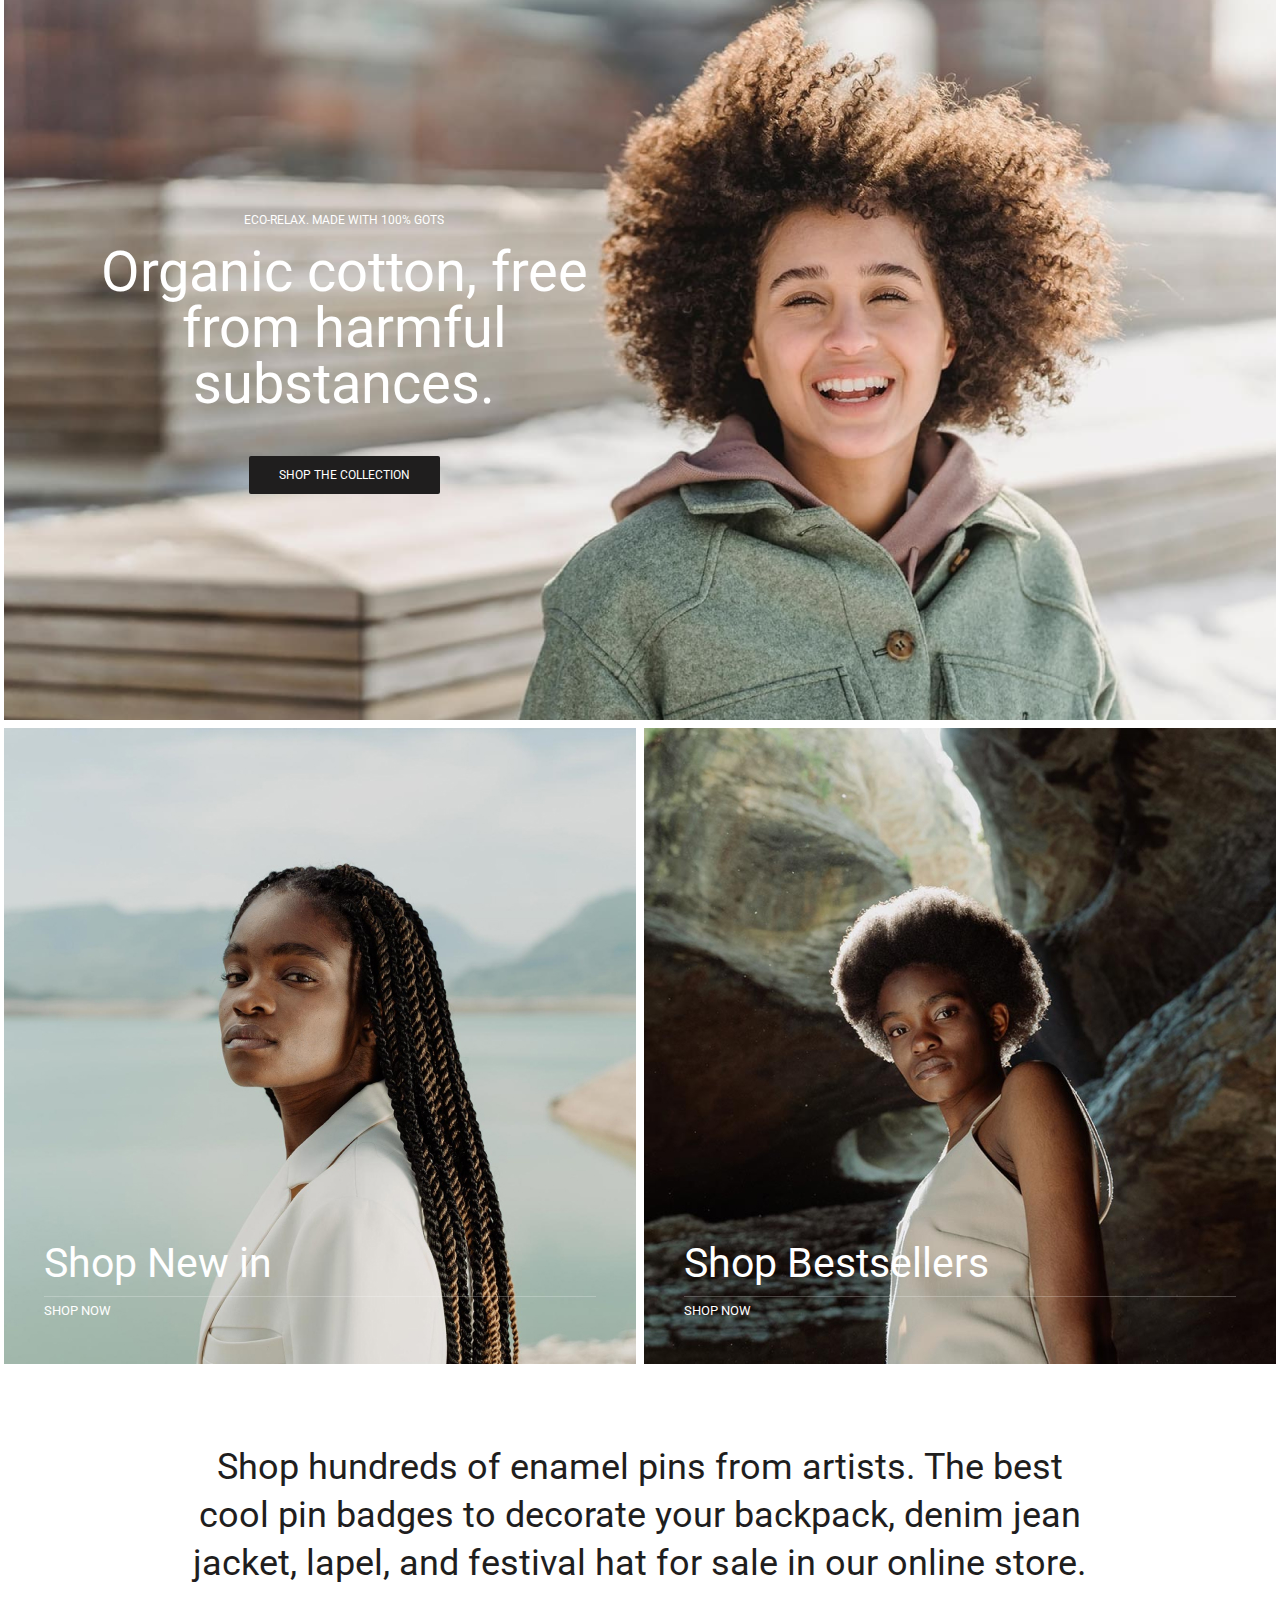
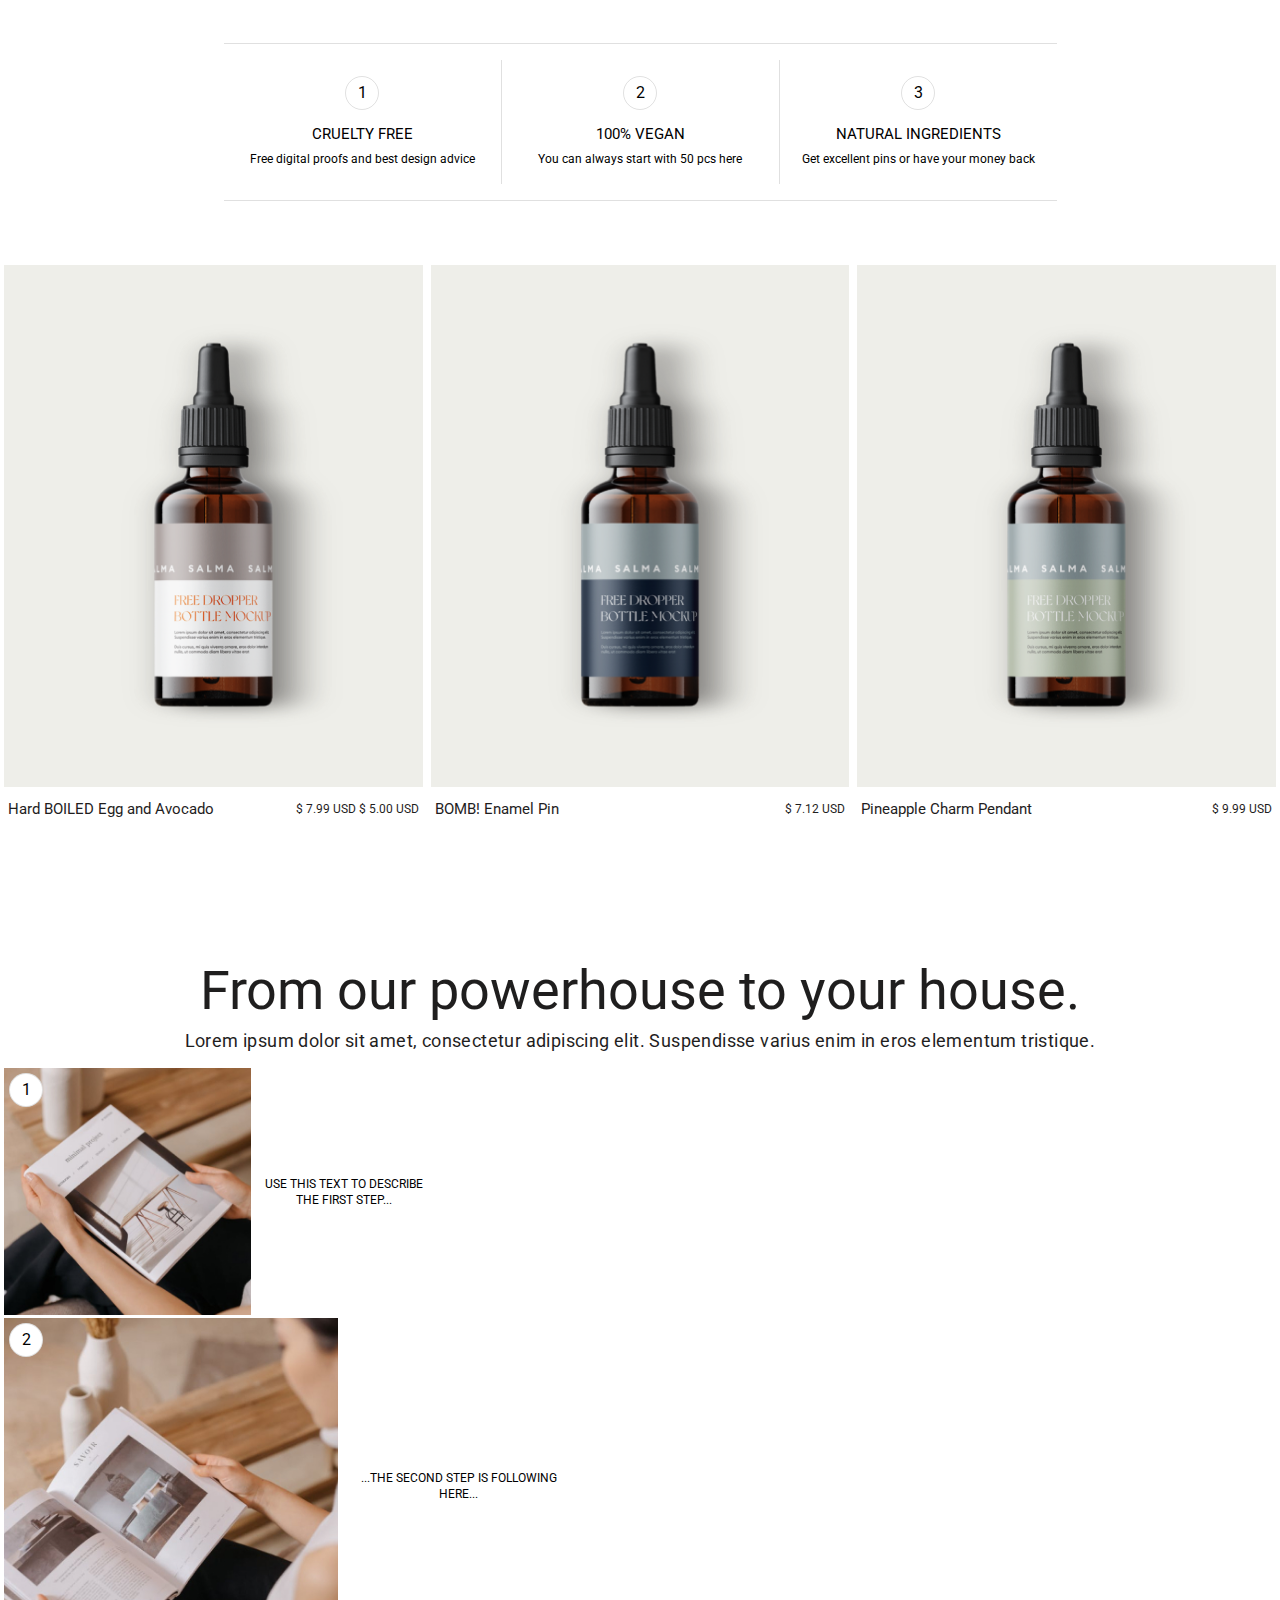
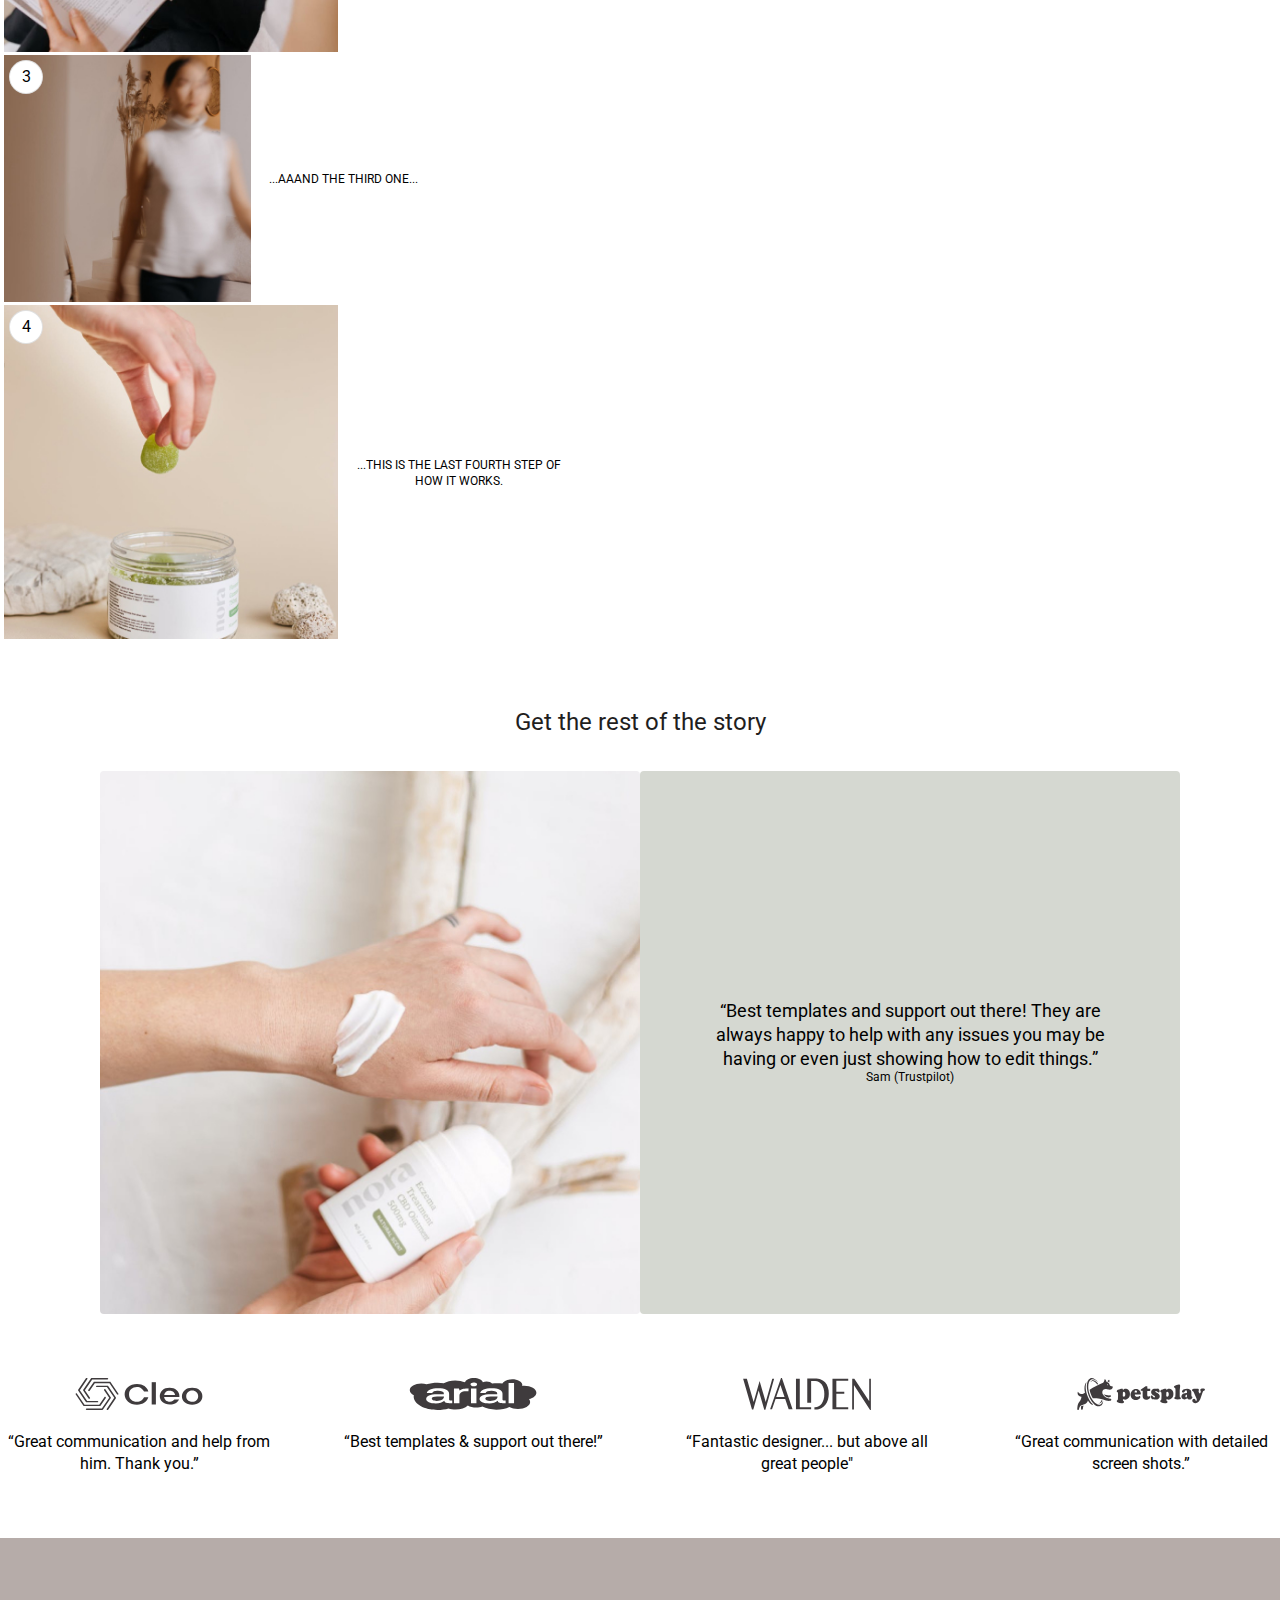
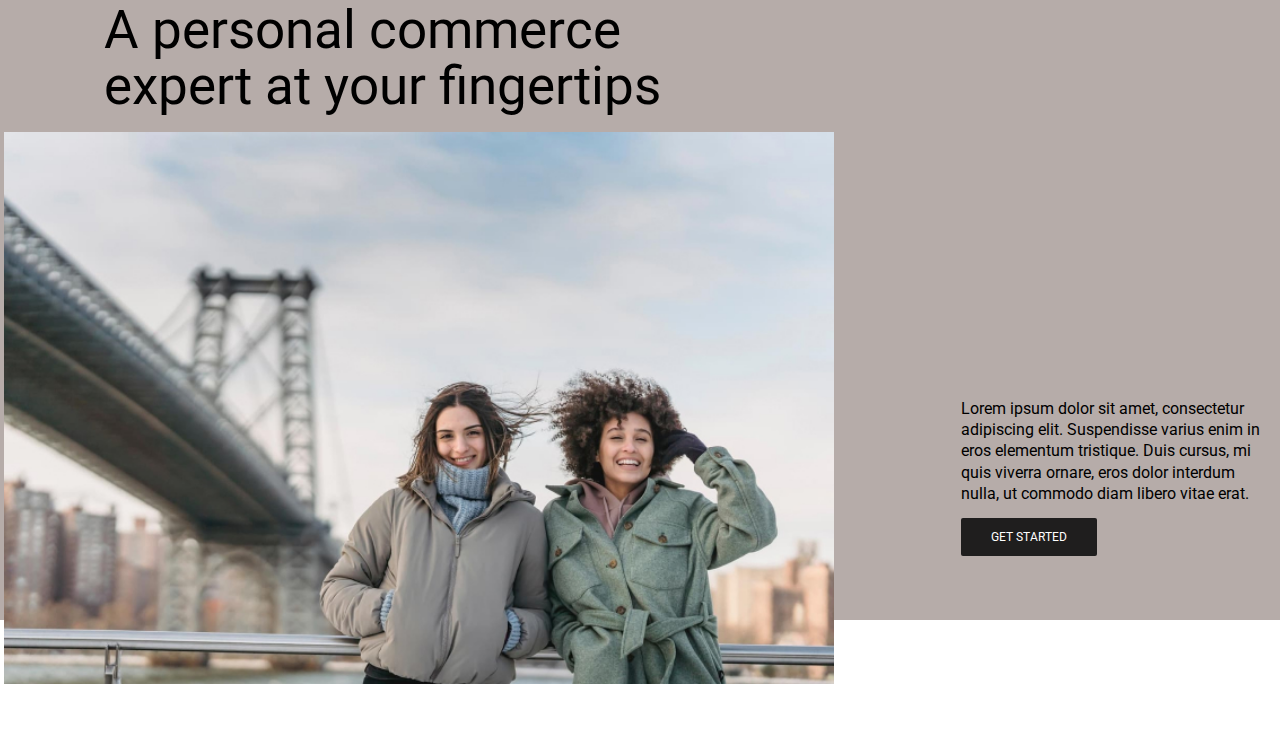
<file: html/index.html>
<!DOCTYPE html>
<html lang="en">
<head>
    <meta charset="UTF-8">
    <meta http-equiv="X-UA-Compatible" content="IE=edge">
    <meta name="viewport" content="width=device-width, initial-scale=1.0">
    <link rel="preconnect" href="https://fonts.googleapis.com">
    <link rel="preconnect" href="https://fonts.gstatic.com" crossorigin>
    <link href="https://fonts.googleapis.com/css2?family=Roboto&display=swap" rel="stylesheet">
    <link rel="stylesheet" href="../css/reset.css">
    <link rel="stylesheet" href="../css/style.css">
    <title>Salma</title>
</head>
<body>
    <div class="wrapper">
        <div class="category-card m-b-8" style="background-image: url(../img/organic-cotton-bg.png);">
            <div class="category-card__text">
                <p>Eco-Relax. Made with 100% GOTS</p>
                <h2>Organic cotton, free from harmful substances.</h2>
                <a href="#" class="button">Shop the Collection</a>
            </div>
        </div>
        <div class="row m-b-64">
            <div class="col col-desktop-1-2 m-b-8">
                <a href="#">
                    <div class="category-card category-card__small" style="background-image: url(../img/shop-new-bg.jpg);">
                        <div class="category-card__text-small">
                            <h2>Shop New in</h2>
                            <span class="category-card__more">Shop now</span>
                        </div>
                    </div>
                </a>
            </div>
            <div class="col col-desktop-1-2 m-b-8">
                <a href="#">
                    <div class="category-card category-card__small"
                        style="background-image: url(../img/shop-bestsellers-bg.jpg);">
                        <div class="category-card__text-small">
                            <h2>Shop Bestsellers</h2>
                            <span class="category-card__more">Shop now</span>
                        </div>
                    </div>
                </a>
            </div>
        </div>
        <div class="page-title">
            <h2>Shop hundreds of enamel pins from artists. The best cool pin badges to decorate your backpack, denim jean
                jacket, lapel, and festival hat for sale in our online store.</h2>
        </div>
        <ul class="benefits-list m-b-64">
            <li>
                <div class="benefits__title">Cruelty Free</div>
                <div class="benefits__subtitle"> Free digital proofs and best design advice</div>
            </li>
            <li>
                <div class="benefits__title">100% Vegan</div>
                <div class="benefits__subtitle">You can always start with 50 pcs here</div>
            </li>
            <li>
                <div class="benefits__title">Natural Ingredients</div>
                <div class="benefits__subtitle">Get excellent pins or have your money back</div>
            </li>
        </ul>
        <div class="row m-b-128">
        <div class="col col-desktop-1-2"> 
            <a href="#" class="product-card">
                <div class="product-card__img">
                    <a href="#"><img src="../img/product-card-1.png" alt="#"></a>
                </div>
                <div class="product-card__title">
                    <span class="product-card__name"> Hard BOILED Egg and Avocado</span>
                    <span class="product-card__price">$ 7.99 USD $ 5.00 USD</span>
                </div>
            </a>
        </a>
        </div>
        <div class="col col-desktop-1-2">
            <a href="#" class="product-card">
                <div class="product-card__img">
                    <img src="../img/product-card-2.png" alt="#">
                </div>
                <div class="product-card__title">
                    <span class="product-card__name">BOMB! Enamel Pin</span>
                    <span class="product-card__price"> $ 7.12 USD</span>
                </div>
            </a>
        </div>
        <div class="col col-desktop-1-2">
            <a href="#" class="product-card">
                <div class="product-card__img">
                    <img src="../img/product-card-3.png" alt="#">
                </div>
                <div class="product-card__title">
                    <span class="product-card__name">Pineapple Charm Pendant</span>
                    <span class="product-card__price">$ 9.99 USD</span>
                </div>
            </a>
        </div>
    </div>
        <div class="steps">
            <div class="steps-title">
                <h3>From our powerhouse to your house.</h3>
                <p>Lorem ipsum dolor sit amet, consectetur adipiscing elit. Suspendisse varius enim in eros elementum
                    tristique.</p>
            </div>
            <div class="steps-card">
                <div class="steps-card__img"><img src="../img/step-1.jpg" alt="#"></div>
                <div class="steps-card__text">
                    <p>Use this text to describe the first step...</p>
                </div>
            </div>
            <div class="steps-card step__card-small">
                <div class="steps-card__img"><img src="../img/step-2.jpg" alt="#"></div>
                <div class="steps-card__text">
                    <p>...the second step is following here...</p>
                </div>
            </div>
            <div class="steps-card">
                <div class="steps-card__img"><img src="../img/step-3.jpg" alt="#"></div>
                <div class="steps-card__text">
                    <p>...aaand the third one...</p>
                </div>
            </div>
            <div class="steps-card m-b-64">
                <div class="steps-card__img"><img src="../img/step-4.jpg" alt="#"></div>
                <div class="steps-card__text">
                    <p>...This is the last fourth step of how it works.</p>
                </div>
            </div>
        </div>
    
        <div class="page-subtitle m-b-32">
            <h3>Get the rest of the story</h3>
        </div>
        
        <div class="feedback m-b-64">
            <div class="feedback__img">
                <img src="../img/slide.jpg" alt="#">
            </div>
                <div class="feedback__text">
                <h3>“Best templates and support out there! They are always happy to help with any issues you may be having or even just showing how to edit things.”</h3>
                <p>Sam (Trustpilot)</p>
            </div>
        </div>
    <div class="row">
        <div class="col col-bradn col-desktop-1-4">
            <div class="brands-feedback m-b-16">
                <img class="brands-feedback__img" src="../img/brand-1.svg" alt="#">
                <p class="brand__title">“Great communication and help from him. Thank you.”</p>
            </div>
        </div>
        <div class="col col-bradn col-desktop-1-4">
            <div class="brands-feedback m-b-16">
                <img class="brands-feedback__img" src="../img/brand-2.svg" alt="#">
                <p class="brand__title">“Best templates & support out there!”</p>
            </div>
        </div>
        <div class="col col-bradn col-desktop-1-4">
            <div class="brands-feedback m-b-16">
                <img class="brands-feedback__img" src="../img/brand-3.svg" alt="#">
                <p class="brand__title">“Fantastic designer... but above all great people"</p>
            </div>
        </div>
        <div class="col col-bradn col-desktop-1-4">
            <div class="brands-feedback m-b-64">
                <img class="brands-feedback__img" src="../img/brand-4.svg" alt="#">
                <p class="brand__title">“Great communication with detailed screen shots.”</p>
            </div>
        </div>
    </div>
</div>
<div class="start-cooperation-bg">
    <div class="wrapper">
        <div class="start-cooperation__title">
            <h2>A personal commerce expert at your fingertips</h2>
        </div>
        <div class="start-cooperation">
            <img src="../img/start-cooperation.jpg" alt="#">
            <div class="start-cooperation__info">
                <p>Lorem ipsum dolor sit amet, consectetur adipiscing elit. Suspendisse varius enim in eros elementum
                    tristique.
                    Duis cursus, mi quis viverra ornare, eros dolor interdum nulla, ut commodo diam libero vitae erat.
                </p>
                <a class="button" href="#">Get started</a>
            </div>
        </div>
    </div>
</div>
</body>
</html>
</file>
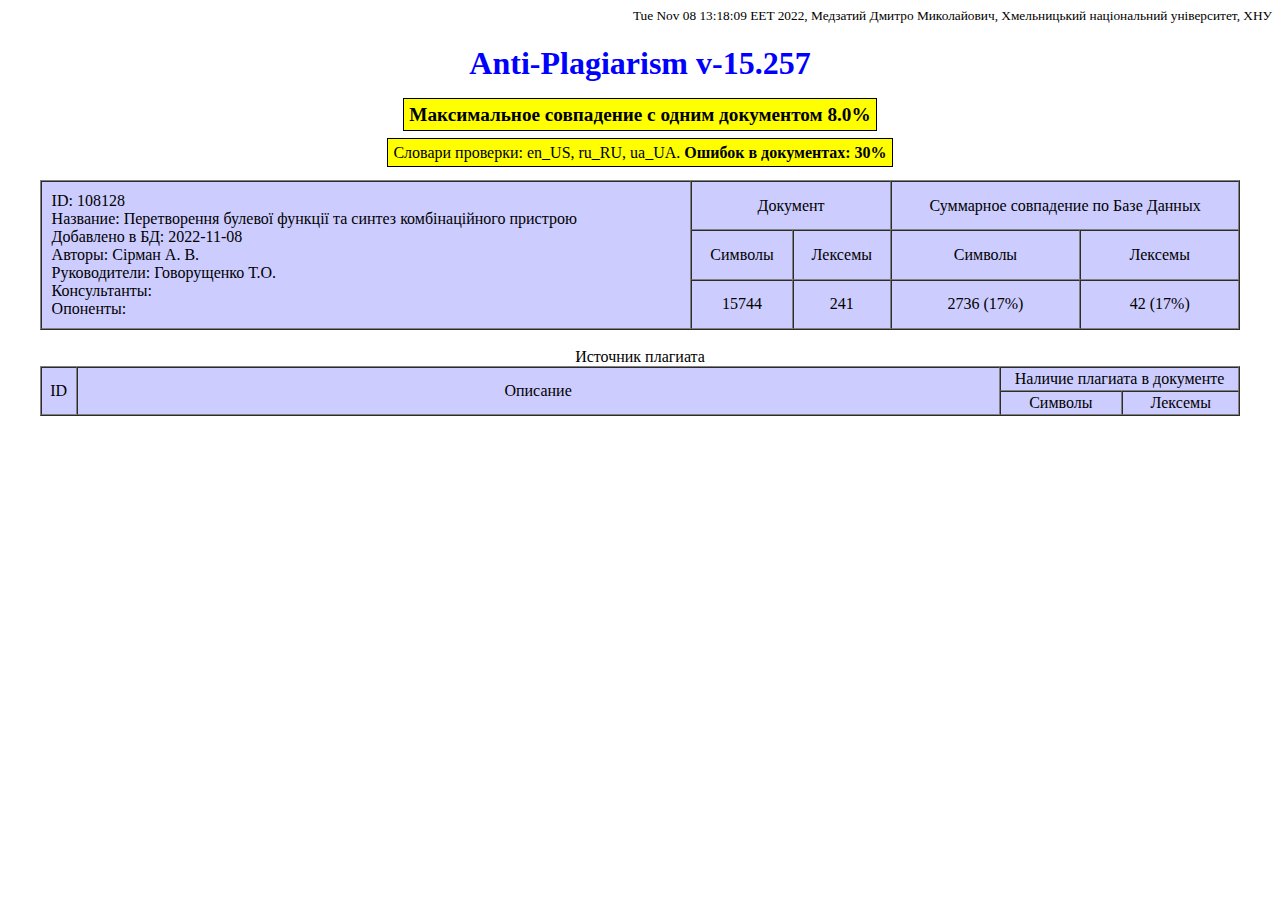
<file: img/535d2d9db273cf19.html>
<html><head><meta http-equiv="Content-Type" content="text/html; charset=windows-1251"></head><body text="#000000" bgcolor="#FFFFFF"><div style="text-align: right;"><small>Tue Nov 08 13:18:09 EET 2022, �������� ������ �����������, ������������ ������������ �����������, ���</small></div><center><h1><font color="blue">Anti-Plagiarism v-15.257</font></h1></center><center><b><big style="border: 1px solid black; padding: 5px; background: #ffff00;">������������ ���������� � ����� ���������� 8.0%</big></b></center><br><center><smoll style="border: 1px solid black; padding: 5px; background: #ffff00;">������� ��������: en_US, ru_RU, ua_UA. <b>������ � ����������: 30%</b></smoll></center><br><center><table style="width: 95%; background-color: rgb(204, 204, 255);" cellspacing="0" cellpadding="10" border="1"><tbody><tr><td colspan="1" rowspan="3" style="vertical-align: top;">ID: 108128<br>��������: ������������ ������ ������� �� ������ ������������� ��������<br>��������� � ��: 2022-11-08<br>������: ѳ���� �. �.<br>������������: ����������� �.�.<br>������������: <br>��������: </td><td colspan="2" rowspan="1" style="text-align: center;">��������</td><td colspan="2" rowspan="1" style="text-align: center;">��������� ���������� �� ���� ������</td></tr><tr><td style="text-align: center;">�������</td><td style="text-align: center;">�������</td><td style="text-align: center;">�������</td><td style="text-align: center;">�������</td></tr><tr><td style="text-align: center;">15744</td><td style="text-align: center;">241<br></td><td style="text-align: center;">2736 (17%)</td><td style="text-align: center;">42 (17%)</td></tr></tbody></table><br>�������� ��������<table style="text-align: center; width: 95%;" cellspacing="0" cellpadding="2" border="1"><tbody><tr><td colspan="1" rowspan="2" style="text-align: center; width: 3%; background-color: rgb(204, 204, 255);">ID</td><td colspan="1" rowspan="2" style="text-align: center; background-color: rgb(204, 204, 255);">��������</td><td colspan="2" rowspan="1" style="width: 20%; text-align: center; background-color: rgb(204, 204, 255);">������� �������� � ���������</td></tr><tr><td style="text-align: center; background-color: rgb(204, 204, 255);">�������</td><td style="text-align: center; background-color: rgb(204, 204, 255);">�������</td></tr></tbody></table></center><br></body></html>
</file>
<file: css/style.css>
html {
    font-family: 'Roboto';
    font-style: normal;
    font-weight: 400;
}

:root {
    --v-step: 32px;
    --page-widht: 1280px;
    --main-gap: 4px;
    --brand-gap: 32px;
}

.wrapper {
    max-width: var(--page-widht);
    padding-left: var(--main-gap);
    padding-right: var(--main-gap);
    margin-left: auto;
    margin-right: auto;
}

.m-b-8 {
    margin-bottom: calc(var(--v-step) / 4);
}

.m-b-16 {
    margin-bottom: calc(var(--v-step) / 2);
}

.m-b-32 {
    margin-bottom: var(--v-step);
}

.m-b-64 {
    margin-bottom: calc(var(--v-step) * 2);
}

.m-b-128 {
    margin-bottom: calc(var(--v-step) * 4);
}

.row {
    margin-left: calc(var(--main-gap) * -1);
    margin-right: calc(var(--main-gap) * -1);
    display: flex;
    flex-wrap: wrap;
}

.col {
    padding-left: var(--main-gap);
    padding-right: var(--main-gap);
    width: 100%;
    min-height: 1px;
}

.col-bradn {
    padding-left: var(--brand-gap);
    padding-right: var(--brand-gap);
} 

.col-bradn:first-child {
    padding-left: var(--main-gap);
}

.col-bradn:last-child {
    padding-right: var(--main-gap);
}

.category-card {
    background-position: center;
    padding: 40px 44px;
    min-height: 220px;
    text-decoration: none;
    color: #FFFFFF;
}

.category-card__small {
    display: flex;
    flex-direction: column;
    min-height: 318px;
    background-size: cover;
    padding: 20px 25px;
}

.category-card__text-small {
    margin-top: auto;
}

.category-card__text p {
    font-size: 12px;
    line-height: 120%;
    margin-bottom: 16px;
    text-transform: uppercase;
}

.category-card__text h2 {
    font-size: 36px;
    line-height: 100%;
    margin-bottom: 44px;
}

.category-card__text-small h2 {
    font-size: 41px;
    line-height: 107%;
    padding-bottom: 10px;
    margin-bottom: 5px;
    border-bottom: 1px solid rgba(255, 255, 255, 0.24);;
}

.category-card__text-small span {
    font-size: 13px;
    line-height: 108%;
    text-transform: uppercase;
}

.button {
    display: inline-block;
    padding: 13px 30px;
    font-size: 12px;
    line-height: 100%;
    text-align: center;
    text-transform: uppercase;
    background: #1F1E1E;
    border-radius: 2px;
    color: #FFFFFF;
}

@media (min-width: 900px) {
    
    .row {
        flex-wrap: nowrap;
    }

    .col-desktop-1-2 {
        max-width: calc(100% / 2);
    }

    .col-desktop-1-3 {
        max-width: calc(100% / 3);
    }

    .col-desktop-1-4 {
        max-width: calc(100% / 4);
    }

    .category-card {
        background-size: cover;
        min-height: 720px;
        padding: 0 44px;
        margin-bottom: 8px;
    }

    .category-card__text {
        text-align: center;
        max-width: 50%;
        padding-top: 18%;
        padding-bottom: 18%;
    }

    .category-card__text h2 {
        font-size: 56px;
        margin-bottom: 44px;
    }

    .category-card__small {
        min-height: 636px;
        padding: 0 40px;
    }

    .category-card__text-small {
        padding-bottom: 46px;
    }   
}


.page-title {
    text-align: center;
    font-size: 22px;
    line-height: 133%;
    padding: 0 15px;
    color: #1F1E1E;
    margin-bottom: 55px;
}

.page-subtitle {
    font-size: 24px;
    line-height: 138%;
    text-align: center;
    color: #1F1E1E;
}

@media (min-width: 900px) {
    .page-title {
        font-size: 36px;
        padding: 0 187px;
    }
}

.benefits-list {
    counter-reset: number 0;
    border-top: 1px solid rgba(0, 0, 0, 0.12);
    border-bottom: 1px solid rgba(0, 0, 0, 0.12);
    text-align: center;
    padding-top: 16px;
    padding-bottom: 16px;
}

.benefits-list li {
    counter-increment: number 1;
    text-align: center;
    padding: 16px 16px;
}

.benefits-list li::before {
    display: inline-block;
    content: counter(number); 
    width: 32px;
    height: 32px;
    line-height: 32px;
    border-radius: 50%;
    border: 1px solid rgba(0, 0, 0, 0.12);
    margin-bottom: 15px;
}

.benefits__subtitle {
    font-size: 12px;
    line-height: 133%;
}

.benefits__title {
    font-size: 15px;
    line-height: 128%;
    margin-bottom: 8px;
    text-transform: uppercase;
}

@media (min-width: 900px) {
    .benefits-list li {
        display: inline-block;
        width: 245px;
    }

    .benefits-list li:not(:last-child) {
        border-right: 1px solid rgba(0, 0, 0, 0.12);
    }

    .benefits-list {
        display: flex;
        width: fit-content;
        max-width: 100%;
        margin-left: auto;
        margin-right: auto;
    }
}

.product-card__img {
    background: #EEEEE9;
}

.product-card__img img {
    width: 100%;
}

.product-card__title {
    display: flex;
    justify-content: space-between;
    color: #1F1E1E;
}

.product-card__name {
    font-size: 15px;
    line-height: 142%;
    padding: 12px 4px 0 4px;
}

.product-card__price {
    font-size: 12px;
    line-height: 133%;
    padding: 15px 4px 0 4px;
}

.steps-title {
    color: #1F1E1E;
    padding: 15px 10px;
    font-weight: 400;
    text-align: center;
}

.steps-title h3 {
    font-size: 24px;
    line-height: 104%;
}

@media (min-width: 900px) {
    .steps-title h3 {
        font-size: 54px;
    }
}

.steps-title p {
    padding-top: 10px;
    font-size: 18px;
    line-height: 133%;
    letter-spacing: 0.4px;
}

.steps {
    counter-reset: number 0;
}

.steps-card {    
    display: flex;
    position: relative;
    align-items: center;
    width: 100%;
    max-width: 1280px;
    counter-increment: number 1;
}

.steps-card::before {
    display: inline-block;
    position: absolute;
    text-align: center;
    content: counter(number); 
    top: 5px;
    left: 5px;
    width: 32px;
    height: 32px;
    line-height: 32px;
    border-radius: 50%;
    background: #FFFFFF;
    border: 1px solid rgba(0, 0, 0, 0.12);
}

.steps-card__text {
    display: flex;
    align-items: center;
    text-align: center;
    justify-content: center;
    padding: 0 10px;
    font-size: 12px;
    line-height: 133%;
    text-transform: uppercase;
    width: 40%;
}

.steps-card__img {
    width: 60%;
    height: 100%;
}

.steps-card__img img {
    width: 100%;
}

@media (min-width: 900px) {
    .steps-card:nth-child(2n+1) {
        max-width: 576px;
        max-height: 362px;
    }

    .steps-card:nth-child(2n+0) {
        max-width: 432px;
        max-height: 266px;
    }
}

.feedback__img img {
    width: 100%;
    height: 100%;
    border-radius: 4px;
    object-fit: cover;
}

.feedback__text {
    display: flex;
    flex-direction: column;
    justify-content: center;
    text-align: center;
    max-width: 100%;
    min-height: 320px;
    background: #D5D8D1;
    border-radius: 4px;
}

.feedback__text h3 {
    font-size: 18px;
    line-height: 133%;
    padding-left: 67px;
    padding-right: 67px;
}

.feedback__text p {
    font-size: 12px;
    line-height: 133%;
    padding-left: 67px;
    padding-right: 67px;
}

@media (min-width: 900px) {

    .feedback {
        display: flex;
        width: 100%;
        max-width: 1080px;
        margin-left: auto;
        margin-right: auto;
    }

    .feedback__text {
        max-width: 50%;
    }

    .feedback__img {
        width: 50%;
    }
}

.brands-feedback {
    text-align: center;
    font-size: 16px;
    line-height: 133%;
}

.brands-feedback__img {
    margin-bottom: 16px;
}

.start-cooperation__title {
    font-size: 36px;
    line-height: 106%;
    padding-left: 15px;
    padding-right: 15px;
    text-align: center;
    margin-bottom: 32px;
}

.start-cooperation-bg {
    width: 100%;
    background: #B6ACA9;
    margin-bottom: 128px;
    padding-top: 64px;
    padding-bottom: 64px;
}

.start-cooperation img {
    width: 100%;
    margin-bottom: 15px;
}

.start-cooperation__info {
    padding-left: 15px;
    padding-right: 15px;
    text-align: center;
}

.start-cooperation__info p {
    font-size: 16px;
    line-height: 133%;
    margin-bottom: 14px;
}

@media (min-width: 1000px) {

    .start-cooperation-bg {
        padding-bottom: 0;
    }
    
    .start-cooperation__title {
        font-size: 53px;
        text-align: start;
        width: 50%;
        margin-bottom: -46px;
        padding-left: 100px;
    }

    .start-cooperation {
        display: flex;
        align-items: flex-end;
    }

    .start-cooperation__info {
        text-align: start;
        padding-left: 10%;
        max-width: 300px;
        margin-bottom: 64px;
    }

    .start-cooperation img {
        width: 100%;
        margin-bottom: 0;
        transform: translatey(64px);
    }
}
</file>
